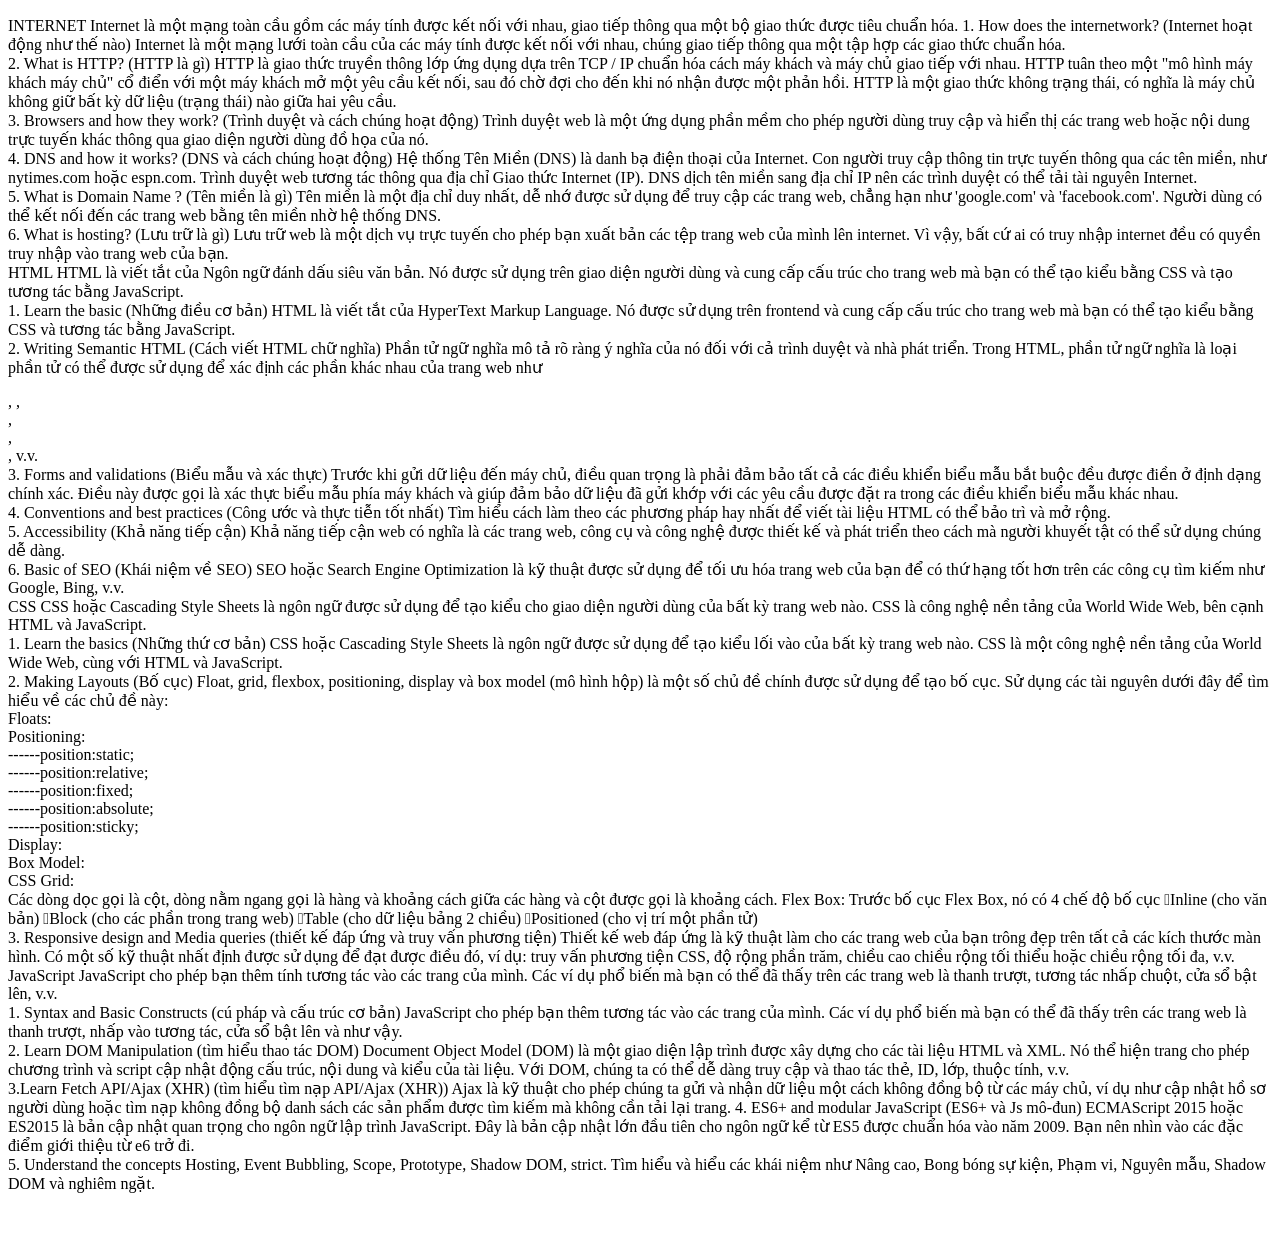
<file: index.html>
<!DOCTYPE html>
<html>
    <head>

    </head>
    <body>
        <p>
                INTERNET
                Internet là một mạng toàn cầu gồm các máy tính được kết nối với nhau, giao tiếp thông qua một bộ giao thức được tiêu chuẩn hóa.

                1. How does the internetwork? (Internet hoạt động như thế nào)
                Internet là một mạng lưới toàn cầu của các máy tính được kết nối với nhau, chúng giao tiếp thông qua một tập hợp các giao thức chuẩn hóa.
                <br>
                2. What is HTTP? (HTTP là gì)
                HTTP là giao thức truyền thông lớp ứng dụng dựa trên TCP / IP chuẩn hóa cách máy khách và máy chủ giao tiếp với nhau. HTTP tuân theo một "mô hình máy khách máy chủ" cổ điển với một máy khách mở một yêu cầu kết nối, sau đó chờ đợi cho đến khi nó nhận được một phản hồi. HTTP là một giao thức không trạng thái, có nghĩa là máy chủ không giữ bất kỳ dữ liệu (trạng thái) nào giữa hai yêu cầu.
                <br>
                3. Browsers and how they work? (Trình duyệt và cách chúng hoạt động)
                Trình duyệt web là một ứng dụng phần mềm cho phép người dùng truy cập và hiển thị các trang web hoặc nội dung trực tuyến khác thông qua giao diện người dùng đồ họa của nó.
                <br>
                4. DNS and how it works? (DNS và cách chúng hoạt động)
                Hệ thống Tên Miền (DNS) là danh bạ điện thoại của Internet. Con người truy cập thông tin trực tuyến thông qua các tên miền, như nytimes.com hoặc espn.com. Trình duyệt web tương tác thông qua địa chỉ Giao thức Internet (IP). DNS dịch tên miền sang địa chỉ IP nên các trình duyệt có thể tải tài nguyên Internet.
                <br>
                5. What is Domain Name ? (Tên miền là gì)
                Tên miền là một địa chỉ duy nhất, dễ nhớ được sử dụng để truy cập các trang web, chẳng hạn như 'google.com' và 'facebook.com'. Người dùng có thể kết nối đến các trang web bằng tên miền nhờ hệ thống DNS.
                <br>
                6. What is hosting? (Lưu trữ là gì)
                Lưu trữ web là một dịch vụ trực tuyến cho phép bạn xuất bản các tệp trang web của mình lên internet. Vì vậy, bất cứ ai có truy nhập internet đều có quyền truy nhập vào trang web của bạn.

                <br>

                HTML
                HTML là viết tắt của Ngôn ngữ đánh dấu siêu văn bản. Nó được sử dụng trên giao diện người dùng và cung cấp cấu trúc cho trang web mà bạn có thể tạo kiểu bằng CSS và tạo tương tác bằng JavaScript.
                <br>
                1. Learn the basic (Những điều cơ bản)
                HTML là viết tắt của HyperText Markup Language. Nó được sử dụng trên frontend và cung cấp cấu trúc cho trang web mà bạn có thể tạo kiểu bằng CSS và tương tác bằng JavaScript.
                <br>
                2. Writing Semantic HTML (Cách viết HTML chữ nghĩa)
                Phần tử ngữ nghĩa mô tả rõ ràng ý nghĩa của nó đối với cả trình duyệt và nhà phát triển. Trong HTML, phần tử ngữ nghĩa là loại phần tử có thể được sử dụng để xác định các phần khác nhau của trang web như <form>, <table>, <article>, <header>, <footer>, v.v.
                <br>
                3. Forms and validations (Biểu mẫu và xác thực)
                Trước khi gửi dữ liệu đến máy chủ, điều quan trọng là phải đảm bảo tất cả các điều khiển biểu mẫu bắt buộc đều được điền ở định dạng chính xác. Điều này được gọi là xác thực biểu mẫu phía máy khách và giúp đảm bảo dữ liệu đã gửi khớp với các yêu cầu được đặt ra trong các điều khiển biểu mẫu khác nhau.
                <br>
                4. Conventions and best practices (Công ước và thực tiễn tốt nhất)
                Tìm hiểu cách làm theo các phương pháp hay nhất để viết tài liệu HTML có thể bảo trì và mở rộng.
                <br>
                5. Accessibility (Khả năng tiếp cận)
                Khả năng tiếp cận web có nghĩa là các trang web, công cụ và công nghệ được thiết kế và phát triển theo cách mà người khuyết tật có thể sử dụng chúng dễ dàng.
                <br>
                6. Basic of SEO (Khái niệm về SEO)
                SEO hoặc Search Engine Optimization là kỹ thuật được sử dụng để tối ưu hóa trang web của bạn để có thứ hạng tốt hơn trên các công cụ tìm kiếm như Google, Bing, v.v.

                <br>

                CSS
                CSS hoặc Cascading Style Sheets là ngôn ngữ được sử dụng để tạo kiểu cho giao diện người dùng của bất kỳ trang web nào. CSS là công nghệ nền tảng của World Wide Web, bên cạnh HTML và JavaScript.
                <br>
                1. Learn the basics (Những thứ cơ bản)
                CSS hoặc Cascading Style Sheets là ngôn ngữ được sử dụng để tạo kiểu lối vào của bất kỳ trang web nào. CSS là một công nghệ nền tảng của World Wide Web, cùng với HTML và JavaScript.
                <br>
                2. Making Layouts (Bố cục)
                Float, grid, flexbox, positioning, display và box model (mô hình hộp) là một số chủ đề chính được sử dụng để tạo bố cục. Sử dụng các tài nguyên dưới đây để tìm hiểu về các chủ đề này:

                <br>
                Floats:
                <br>
                Positioning:
                <br>     
                ------position:static;
                <br> 
                ------position:relative;
                <br>
                ------position:fixed;
                <br>
                ------position:absolute;
                <br> 
                ------position:sticky;
                <br>
                Display: 
                <br>
                Box Model:

                <br>
                CSS Grid:

                <br>
                Các dòng dọc gọi là cột, dòng nằm ngang gọi là hàng và khoảng cách giữa các hàng và cột được gọi là khoảng cách.
                Flex Box:
                Trước bố cục Flex Box, nó có 4 chế độ bố cục
                Inline (cho văn bản)
                Block (cho các phần trong trang web)
                Table (cho dữ liệu bảng 2 chiều)
                Positioned (cho vị trí một phần tử)
                <br>

                3. Responsive design and Media queries (thiết kế đáp ứng và truy vấn phương tiện)
                Thiết kế web đáp ứng là kỹ thuật làm cho các trang web của bạn trông đẹp trên tất cả các kích thước màn hình. Có một số kỹ thuật nhất định được sử dụng để đạt được điều đó, ví dụ: truy vấn phương tiện CSS, độ rộng phần trăm, chiều cao chiều rộng tối thiểu hoặc chiều rộng tối đa, v.v.
                <br>


                JavaScript
                JavaScript cho phép bạn thêm tính tương tác vào các trang của mình. Các ví dụ phổ biến mà bạn có thể đã thấy trên các trang web là thanh trượt, tương tác nhấp chuột, cửa sổ bật lên, v.v.
                <br>
                1. Syntax and Basic Constructs (cú pháp và cấu trúc cơ bản)
                JavaScript cho phép bạn thêm tương tác vào các trang của mình. Các ví dụ phổ biến mà bạn có thể đã thấy trên các trang web là thanh trượt, nhấp vào tương tác, cửa sổ bật lên và như vậy.
                <br>
                2. Learn DOM Manipulation (tìm hiểu thao tác DOM)
                Document Object Model (DOM) là một giao diện lập trình được xây dựng cho các tài liệu HTML và XML. Nó thể hiện trang cho phép chương trình và script cập nhật động cấu trúc, nội dung và kiểu của tài liệu. Với DOM, chúng ta có thể dễ dàng truy cập và thao tác thẻ, ID, lớp, thuộc tính, v.v.
                <br>
                3.Learn Fetch API/Ajax (XHR) (tìm hiểu tìm nạp API/Ajax (XHR))
                Ajax là kỹ thuật cho phép chúng ta gửi và nhận dữ liệu một cách không đồng bộ từ các máy chủ, ví dụ như cập nhật hồ sơ người dùng hoặc tìm nạp không đồng bộ danh sách các sản phẩm được tìm kiếm mà không cần tải lại trang.
                4. ES6+ and modular JavaScript (ES6+ và Js mô-đun)
                ECMAScript 2015 hoặc ES2015 là bản cập nhật quan trọng cho ngôn ngữ lập trình JavaScript. Đây là bản cập nhật lớn đầu tiên cho ngôn ngữ kể từ ES5 được chuẩn hóa vào năm 2009. Bạn nên nhìn vào các đặc điểm giới thiệu từ e6 trở đi.
                <br>
                5. Understand the concepts Hosting, Event Bubbling, Scope, Prototype, Shadow DOM, strict.
                Tìm hiểu và hiểu các khái niệm như Nâng cao, Bong bóng sự kiện, Phạm vi, Nguyên mẫu, Shadow DOM và nghiêm ngặt.
        </p>
        <br>
        <diV>
            <P>
                
            </P>
        </diV>
    </body>
</html>
</file>
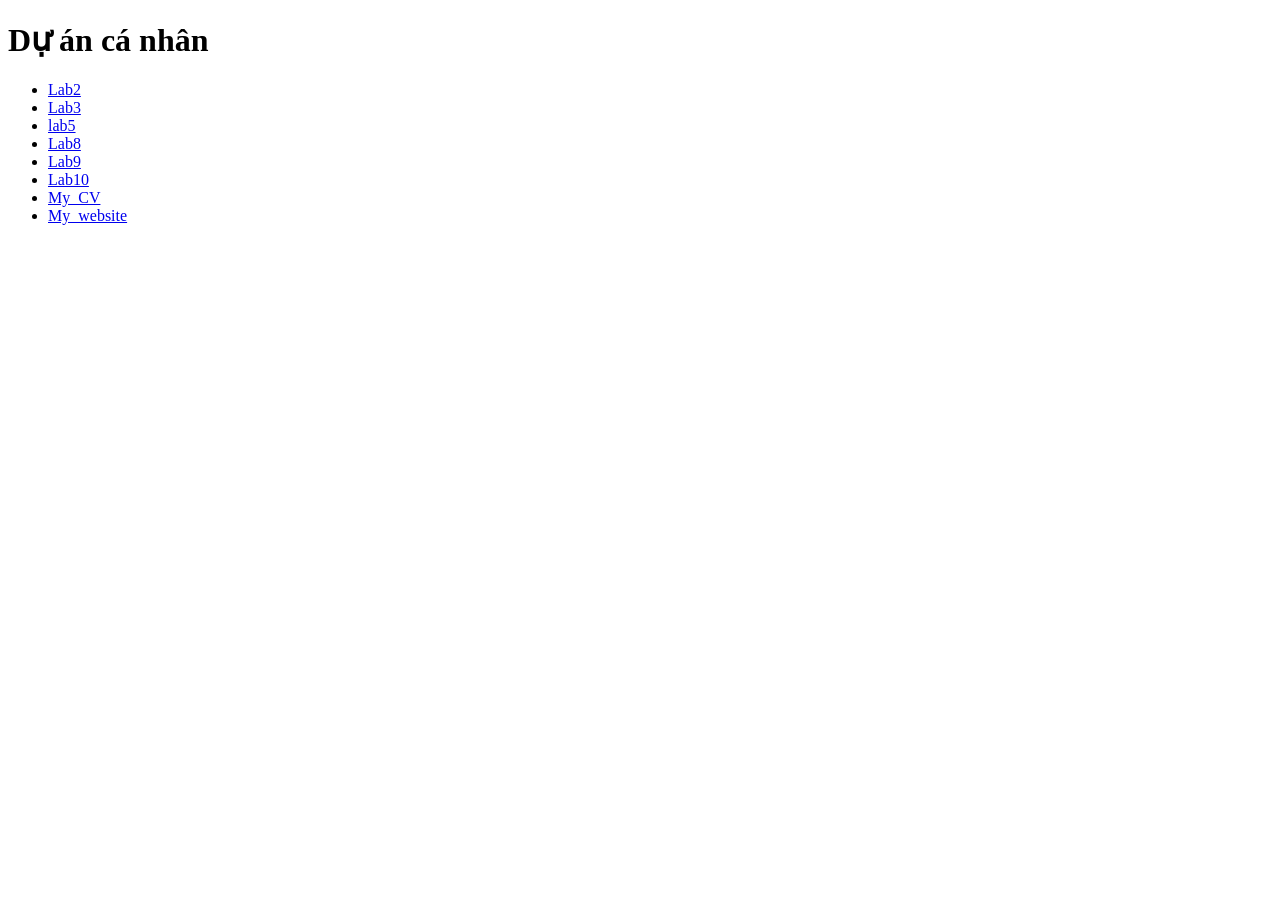
<file: all_project/index.html>
<!DOCTYPE html>
<html>
    <head></head>
    <body>
        <h1>Dự án cá nhân </h1>
        <ul>
            <li><a href="https://github.com/tandat85/tandat85.github.io/tree/main/Baitap2">Lab2</a></li>
            <li><a href="https://github.com/tandat85/tandat85.github.io/tree/main/Baitap3">Lab3</a></li>
            <li><a href="https://github.com/tandat85/tandat85.github.io/tree/main/BaiTap5">lab5</a></li>
            <li><a href="https://github.com/tandat85/tandat85.github.io/tree/main/BaiThucHanh8">Lab8</a></li>
            <li><a href="https://github.com/tandat85/tandat85.github.io/tree/main/baithuchanh9">Lab9</a></li>
            <li><a href="https://github.com/tandat85/tandat85.github.io/tree/main/baithuchanh10">Lab10</a></li>
            <li><a href="http://127.0.0.1:5500/index.html">My_CV</a></li>
            <li><a href="http://127.0.0.1:5500/">My_website</a></li>
        </ul>
    </body>
</html>
</file>
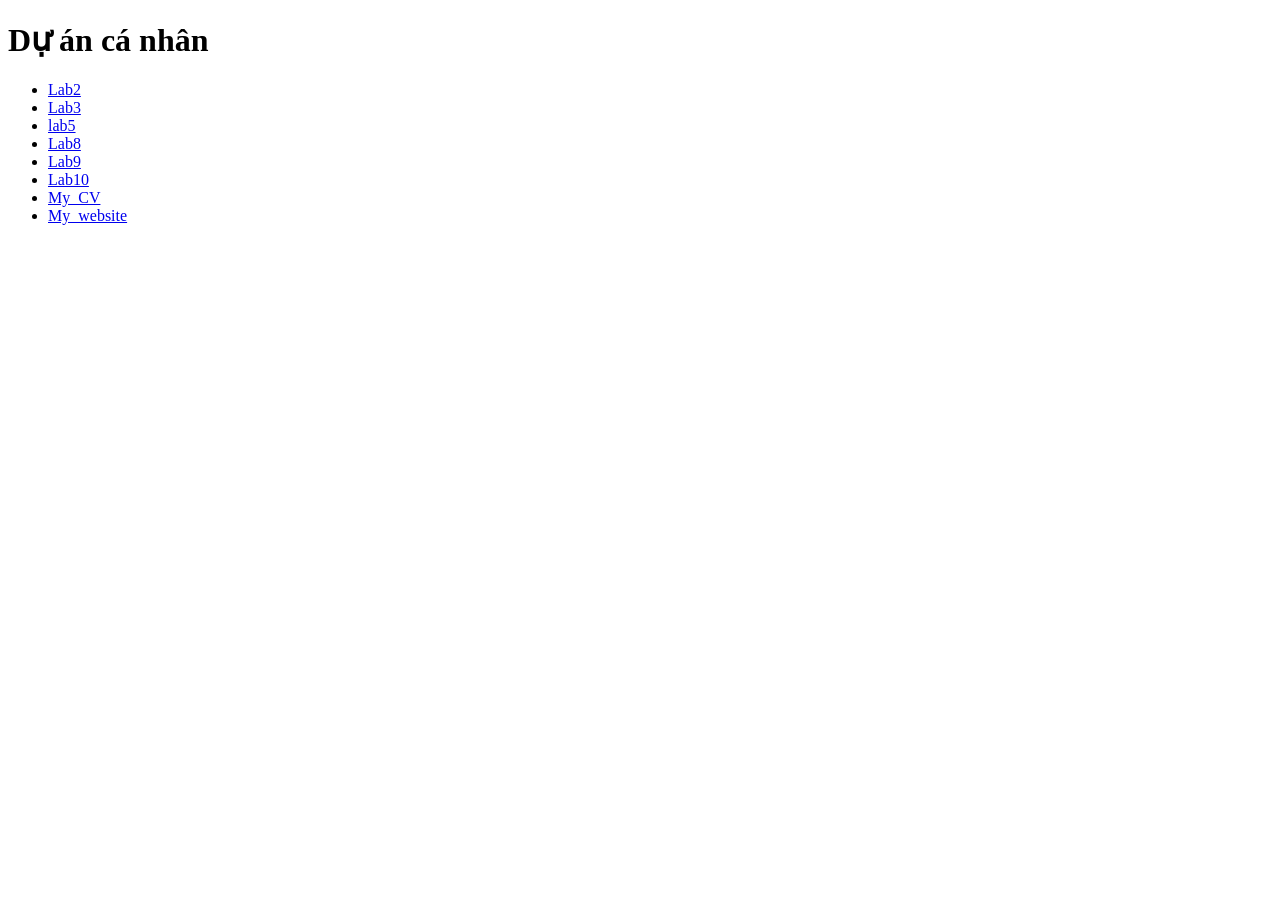
<file: hosting/index.html>
<!DOCTYPE html>
<html>
    <head></head>
    <body>
        <h1>Dự án cá nhân </h1>
        <ul>
            <li><a href="https://github.com/tandat85/tandat85.github.io/tree/main/Baitap2">Lab2</a></li>
            <li><a href="https://github.com/tandat85/tandat85.github.io/tree/main/Baitap3">Lab3</a></li>
            <li><a href="https://github.com/tandat85/tandat85.github.io/tree/main/BaiTap5">lab5</a></li>
            <li><a href="https://github.com/tandat85/tandat85.github.io/tree/main/BaiThucHanh8">Lab8</a></li>
            <li><a href="https://github.com/tandat85/tandat85.github.io/tree/main/baithuchanh9">Lab9</a></li>
            <li><a href="https://github.com/tandat85/tandat85.github.io/tree/main/baithuchanh10">Lab10</a></li>
            <li><a href="https://github.com/tandat85/tandat85.github.io/tree/main/my%20CV">My_CV</a></li>
            <li><a href="https://github.com/tandat85/tandat85.github.io/tree/main/MyWebsite">My_website</a></li>
        </ul>
    </body>
</html>
</file>
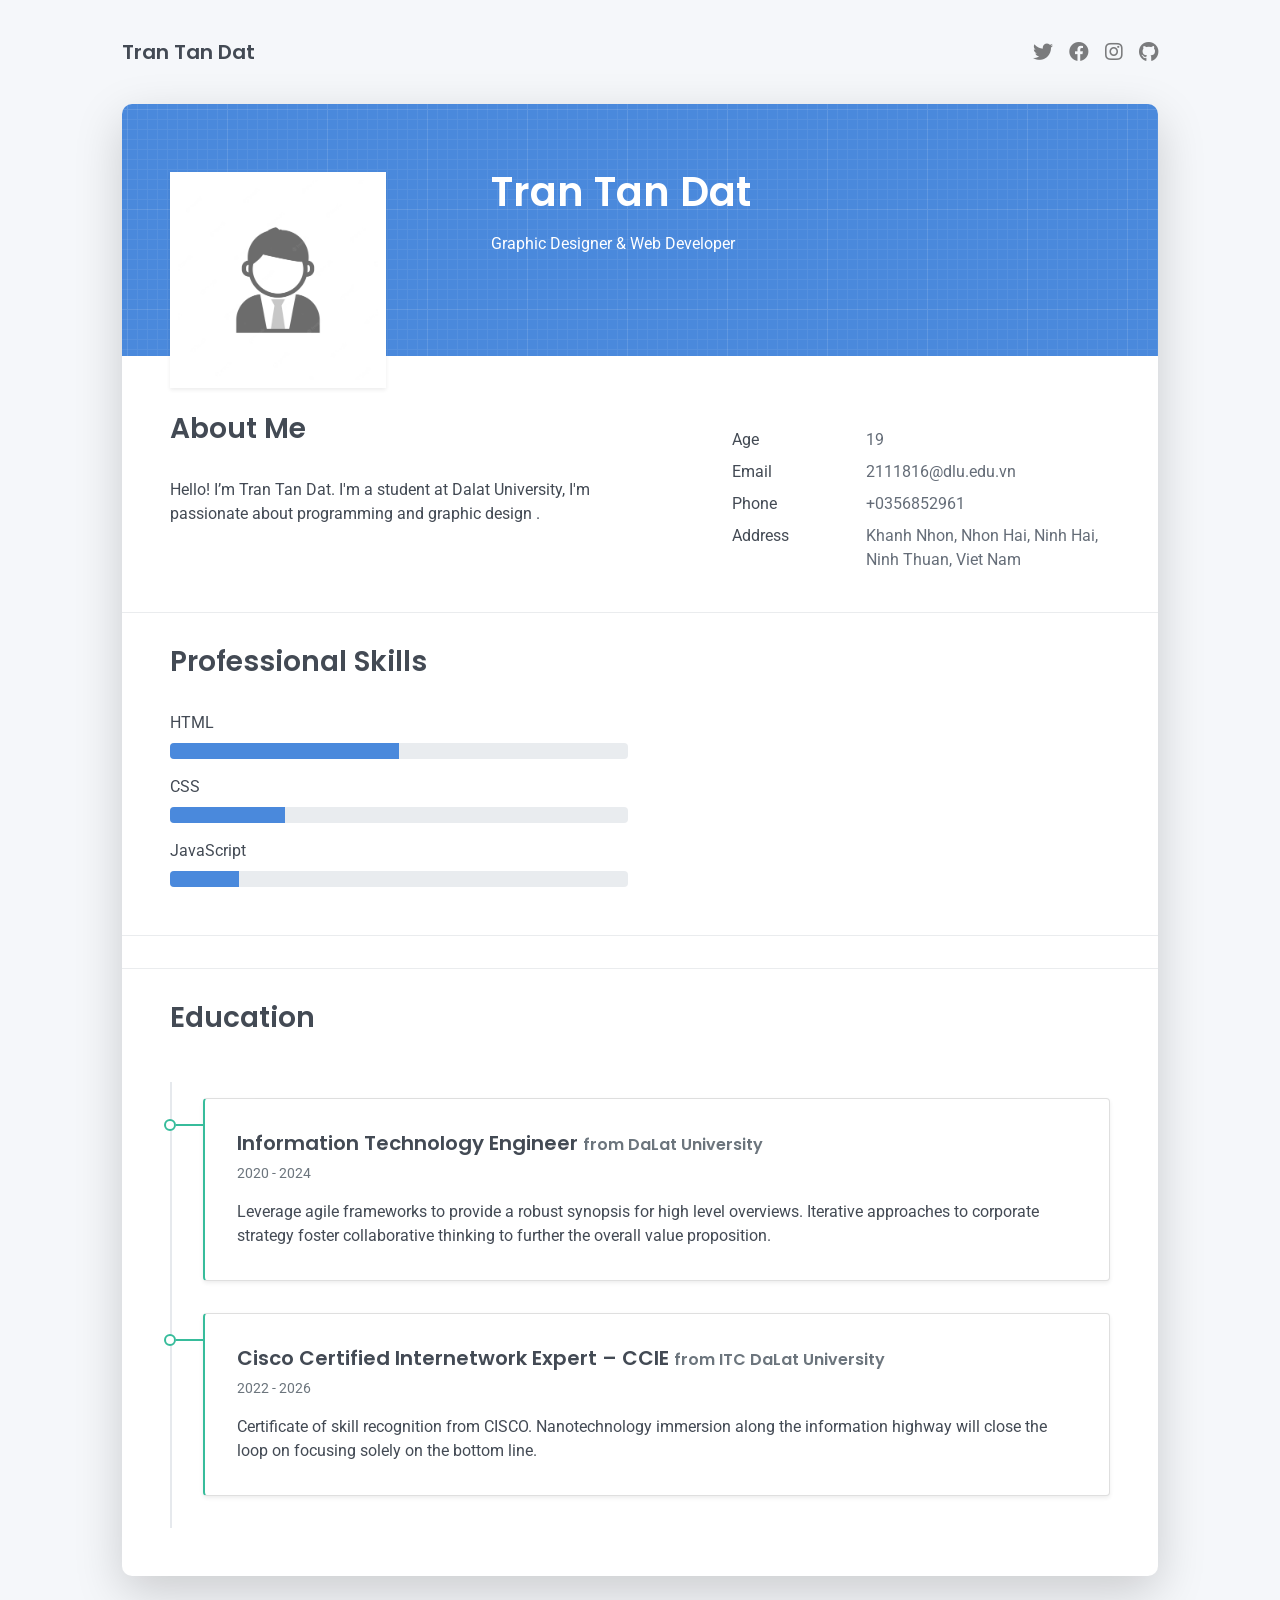
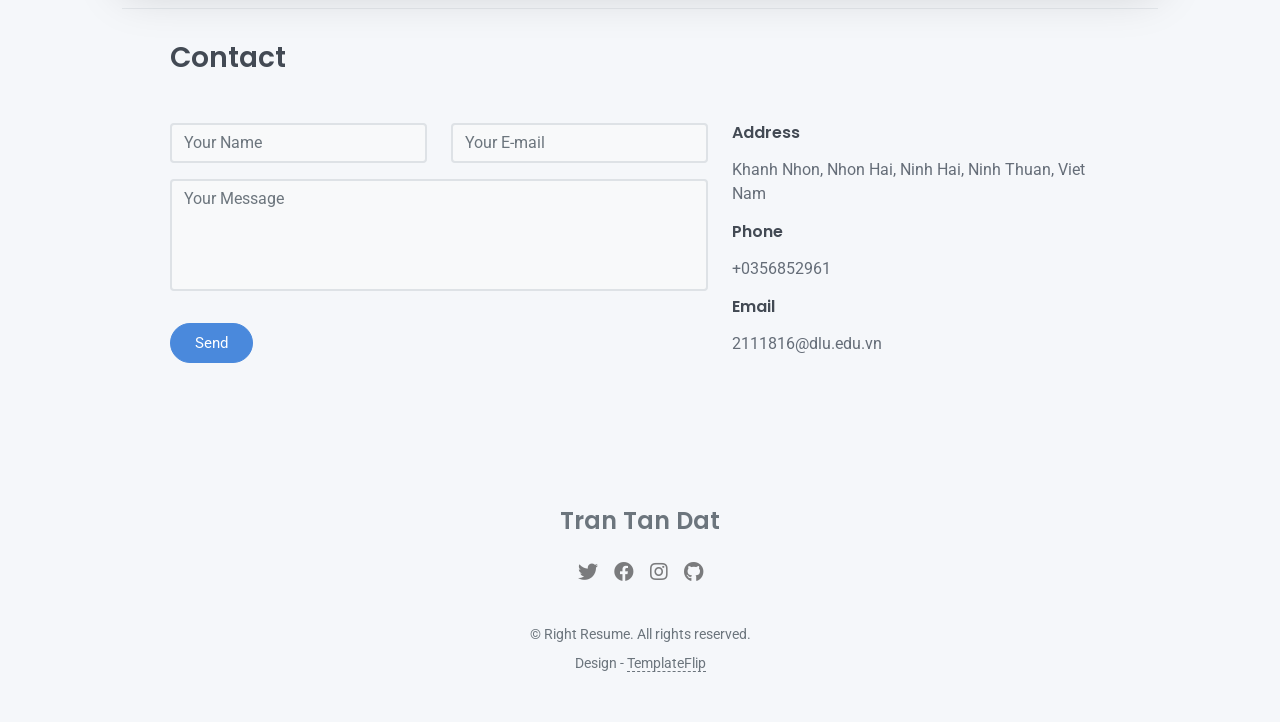
<file: my CV/index.html>
<!DOCTYPE html>
<html lang="en-US">
  <head>
    <meta charset="UTF-8">
    <meta http-equiv="X-UA-Compatible" content="IE=edge">
    <meta name="viewport" content="width=device-width, initial-scale=1">
    <title>Right Resume</title>
    <link rel="preconnect" href="https://fonts.gstatic.com" crossorigin="crossorigin"/>
    <link rel="preload" as="style" href="https://fonts.googleapis.com/css2?family=Poppins:wght@600&amp;family=Roboto:wght@300;400;500;700&amp;display=swap"/>
    <link rel="stylesheet" href="https://fonts.googleapis.com/css2?family=Poppins:wght@600&amp;family=Roboto:wght@300;400;500;700&amp;display=swap" media="print" onload="this.media='all'"/>
    <noscript>
      <link rel="stylesheet" href="https://fonts.googleapis.com/css2?family=Poppins:wght@600&amp;family=Roboto:wght@300;400;500;700&amp;display=swap"/>
    </noscript>
    <link href="css/font-awesome/css/all.min.css?ver=1.2.0" rel="stylesheet">
    <link href="css/bootstrap.min.css?ver=1.2.0" rel="stylesheet">
    <link href="css/aos.css?ver=1.2.0" rel="stylesheet">
    <link href="css/main.css?ver=1.2.0" rel="stylesheet">
    <noscript>
      <style type="text/css">
        [data-aos] {
            opacity: 1 !important;
            transform: translate(0) scale(1) !important;
        }
      </style>
    </noscript>
  </head>
  <body id="top">
    <header class="d-print-none">
      <div class="container text-center text-lg-left">
        <div class="py-3 clearfix">
          <h1 class="site-title mb-0">Tran Tan Dat</h1>
          <div class="site-nav">
            <nav role="navigation">
              <ul class="nav justify-content-center">
                <li class="nav-item"><a class="nav-link" href="https://twitter.com/templateflip" title="Twitter"><i class="fab fa-twitter"></i><span class="menu-title sr-only">Twitter</span></a>
                </li>
                <li class="nav-item"><a class="nav-link" href="https://www.facebook.com/templateflip" title="Facebook"><i class="fab fa-facebook"></i><span class="menu-title sr-only">Facebook</span></a>
                </li>
                <li class="nav-item"><a class="nav-link" href="https://www.instagram.com/templateflip" title="Instagram"><i class="fab fa-instagram"></i><span class="menu-title sr-only">Instagram</span></a>
                </li>
                <li class="nav-item"><a class="nav-link" href="https://github.com/templateflip" title="Github"><i class="fab fa-github"></i><span class="menu-title sr-only">Github</span></a>
                </li>
              </ul>
            </nav>
          </div>
        </div>
      </div>
    </header>
    <div class="page-content">
      <div class="container">
<div class="cover shadow-lg bg-white">
  <div class="cover-bg p-3 p-lg-4 text-white">
    <div class="row">
      <div class="col-lg-4 col-md-5">
        <div class="avatar hover-effect bg-white shadow-sm p-1"><img src="images/avatar.jpg" width="200" height="200"/></div>
      </div>
      <div class="col-lg-8 col-md-7 text-center text-md-start">
        <h2 class="h1 mt-2" data-aos="fade-left" data-aos-delay="0">Tran Tan Dat</h2>
        <p data-aos="fade-left" data-aos-delay="100">Graphic Designer & Web Developer</p>
      </div>
    </div>
  </div>
  <div class="about-section pt-4 px-3 px-lg-4 mt-1">
    <div class="row">
      <div class="col-md-6">
        <h2 class="h3 mb-3">About Me</h2>
        <p>Hello! I’m Tran Tan Dat. I'm a student at Dalat University, I'm passionate about programming and graphic design
          .</p>
      </div>
      <div class="col-md-5 offset-md-1">
        <div class="row mt-2">
          <div class="col-sm-4">
            <div class="pb-1">Age</div>
          </div>
          <div class="col-sm-8">
            <div class="pb-1 text-secondary">19</div>
          </div>
          <div class="col-sm-4">
            <div class="pb-1">Email</div>
          </div>
          <div class="col-sm-8">
            <div class="pb-1 text-secondary">2111816@dlu.edu.vn</div>
          </div>
          <div class="col-sm-4">
            <div class="pb-1">Phone</div>
          </div>
          <div class="col-sm-8">
            <div class="pb-1 text-secondary">+0356852961</div>
          </div>
          <div class="col-sm-4">
            <div class="pb-1">Address</div>
          </div>
          <div class="col-sm-8">
            <div class="pb-1 text-secondary">Khanh Nhon, Nhon Hai, Ninh Hai, Ninh  Thuan, Viet Nam</div>
          </div>
        </div>
      </div>
    </div>
  </div>
  <hr class="d-print-none"/>
  <div class="skills-section px-3 px-lg-4">
    <h2 class="h3 mb-3">Professional Skills</h2>
    <div class="row">
      <div class="col-md-6">
        <div class="mb-2"><span>HTML</span>
          <div class="progress my-1">
            <div class="progress-bar bg-primary" role="progressbar" data-aos="zoom-in-right" data-aos-delay="100" data-aos-anchor=".skills-section" style="width: 50%" aria-valuenow="90" aria-valuemin="0" aria-valuemax="100"></div>
          </div>
        </div>
        <div class="mb-2"><span>CSS</span>
          <div class="progress my-1">
            <div class="progress-bar bg-primary" role="progressbar" data-aos="zoom-in-right" data-aos-delay="200" data-aos-anchor=".skills-section" style="width: 25%" aria-valuenow="85" aria-valuemin="0" aria-valuemax="100"></div>
          </div>
        </div>
        <div class="mb-2"><span>JavaScript</span>
          <div class="progress my-1">
            <div class="progress-bar bg-primary" role="progressbar" data-aos="zoom-in-right" data-aos-delay="300" data-aos-anchor=".skills-section" style="width: 15%" aria-valuenow="75" aria-valuemin="0" aria-valuemax="100"></div>
          </div>
        </div>
      </div>
    </div>
  </div>
  <hr class="d-print-none"/>
  <hr class="d-print-none"/>
  <div class="page-break"></div>
  <div class="education-section px-3 px-lg-4 pb-4">
    <h2 class="h3 mb-4">Education</h2>
    <div class="timeline">
      <div class="timeline-card timeline-card-success card shadow-sm">
        <div class="card-body">
          <div class="h5 mb-1">Information Technology Engineer <span class="text-muted h6">from DaLat University</span></div>
          <div class="text-muted text-small mb-2">2020 - 2024</div>
          <div>Leverage agile frameworks to provide a robust synopsis for high level overviews. Iterative approaches to corporate strategy foster collaborative thinking to further the overall value proposition.</div>
        </div>
      </div>
      <div class="timeline-card timeline-card-success card shadow-sm">
        <div class="card-body">
          <div class="h5 mb-1">Cisco Certified Internetwork Expert – CCIE <span class="text-muted h6">from ITC DaLat University</span></div>
          <div class="text-muted text-small mb-2">2022 - 2026</div>
          <div>Certificate of skill recognition from CISCO. Nanotechnology immersion along the information highway will close the loop on focusing solely on the bottom line.</div>
        </div>
      </div>
      </div>
    </div>
  </div>
  <hr class="d-print-none"/>
  <div class="contant-section px-3 px-lg-4 pb-4" id="contact">
    <h2 class="h3 text mb-3">Contact</h2>
    <div class="row">
      <div class="col-md-7 d-print-none">
        <div class="my-2"><form action="https://formspree.io/your@email.com"
    method="POST">
  <div class="row">
    <div class="col-6">
      <input class="form-control" type="text" id="name" name="name" placeholder="Your Name" required>
    </div>
    <div class="col-6">
      <input class="form-control" type="email" id="email" name="_replyto" placeholder="Your E-mail" required>
    </div>
  </div>
  <div class="form-group my-2">
    <textarea class="form-control" style="resize: none;" id="message" name="message" rows="4"  placeholder="Your Message" required></textarea>
  </div>
  <button class="btn btn-primary mt-2" type="submit">Send</button>
</form>
        </div>
      </div>
      <div class="col">
        <div class="mt-2">
          <h3 class="h6">Address</h3>
          <div class="pb-2 text-secondary">Khanh Nhon, Nhon Hai, Ninh Hai, Ninh Thuan, Viet Nam </div>
          <h3 class="h6">Phone</h3>
          <div class="pb-2 text-secondary">+0356852961</div>
          <h3 class="h6">Email</h3>
          <div class="pb-2 text-secondary">2111816@dlu.edu.vn</div>
        </div>
      </div>
      <div class="col d-none d-print-block">
        <div class="mt-2">
          <div>
            <div class="mb-2">
              <div class="text-dark"><i class="fab fa-twitter mr-1"></i><span>https://twitter.com/templateflip</span>
              </div>
            </div>
            <div class="mb-2">
              <div class="text-dark"><i class="fab fa-facebook mr-1"></i><span>https://www.facebook.com/templateflip</span>
              </div>
            </div>
            <div class="mb-2">
              <div class="text-dark"><i class="fab fa-instagram mr-1"></i><span>https://www.instagram.com/templateflip</span>
              </div>
            </div>
            <div class="mb-2">
              <div class="text-dark"><i class="fab fa-github mr-1"></i><span>https://github.com/templateflip</span>
              </div>
            </div>
          </div>
        </div>
      </div>
    </div>
  </div>
</div></div>
    </div>
    <footer class="pt-4 pb-4 text-muted text-center d-print-none">
      <div class="container">
        <div class="my-3">
          <div class="h4">Tran Tan Dat</div>
          <div class="footer-nav">
            <nav role="navigation">
              <ul class="nav justify-content-center">
                <li class="nav-item"><a class="nav-link" href="https://twitter.com/templateflip" title="Twitter"><i class="fab fa-twitter"></i><span class="menu-title sr-only">Twitter</span></a>
                </li>
                <li class="nav-item"><a class="nav-link" href="https://www.facebook.com/templateflip" title="Facebook"><i class="fab fa-facebook"></i><span class="menu-title sr-only">Facebook</span></a>
                </li>
                <li class="nav-item"><a class="nav-link" href="https://www.instagram.com/templateflip" title="Instagram"><i class="fab fa-instagram"></i><span class="menu-title sr-only">Instagram</span></a>
                </li>
                <li class="nav-item"><a class="nav-link" href="https://github.com/templateflip" title="Github"><i class="fab fa-github"></i><span class="menu-title sr-only">Github</span></a>
                </li>
              </ul>
            </nav>
          </div>
        </div>
        <div class="text-small">
          <div class="mb-1">&copy; Right Resume. All rights reserved.</div>
          <div>Design - <a href="https://templateflip.com/" target="_blank">TemplateFlip</a></div>
        </div>
      </div>
    </footer>
    <script src="scripts/bootstrap.bundle.min.js?ver=1.2.0"></script>
    <script src="scripts/aos.js?ver=1.2.0"></script>
    <script src="scripts/main.js?ver=1.2.0"></script>
  </body>
</html>
</file>
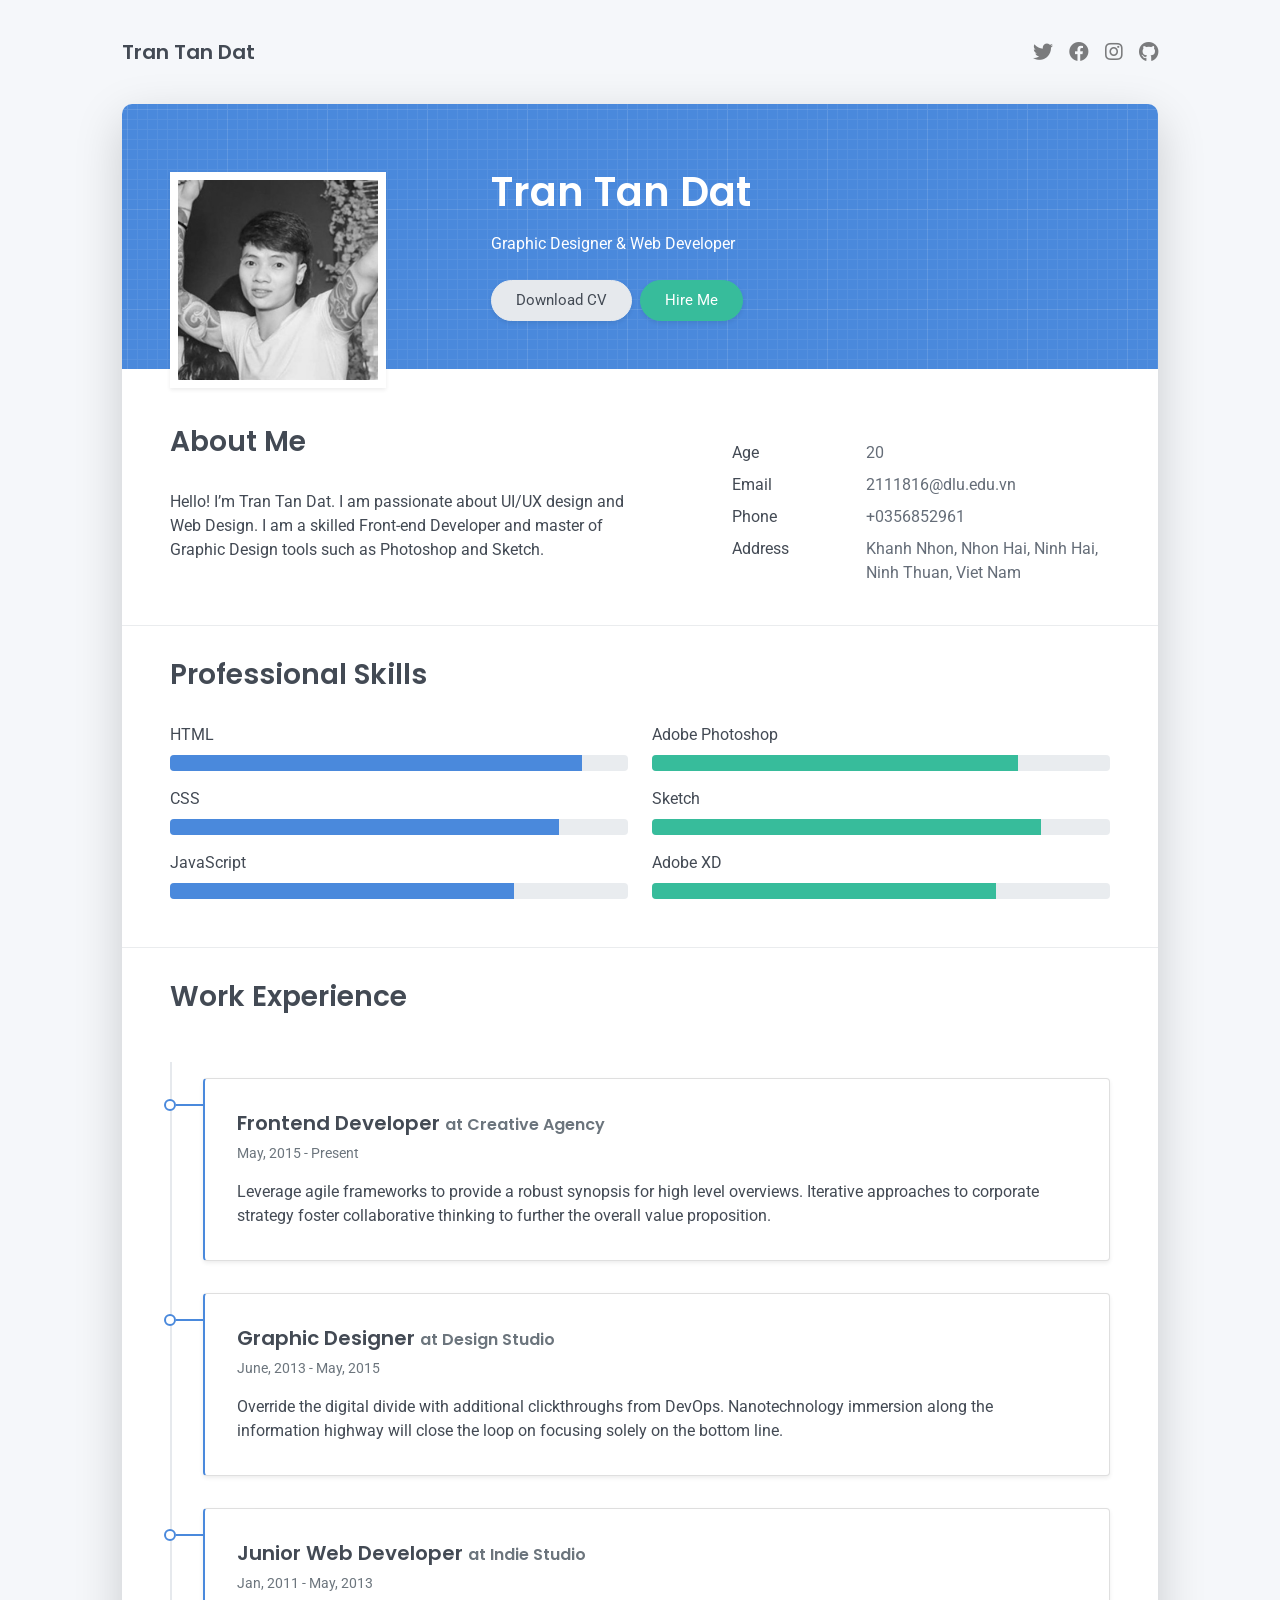
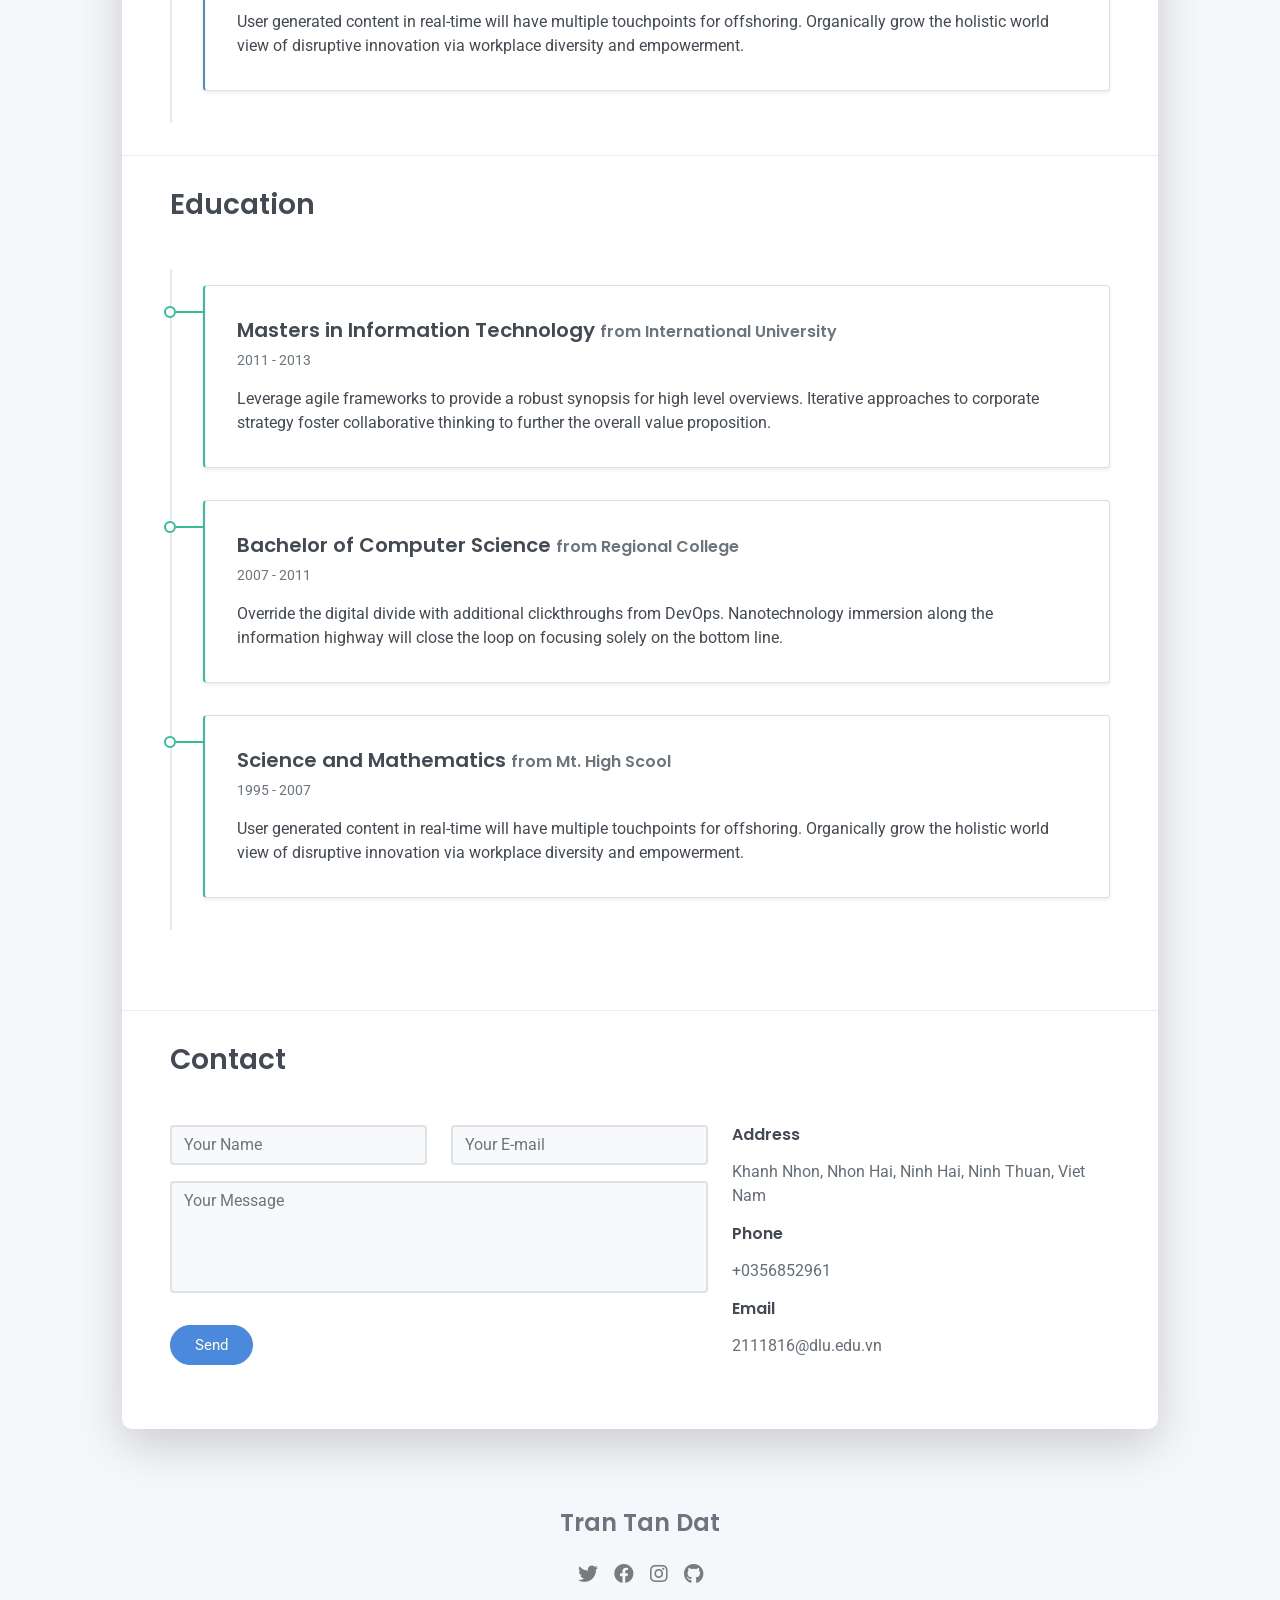
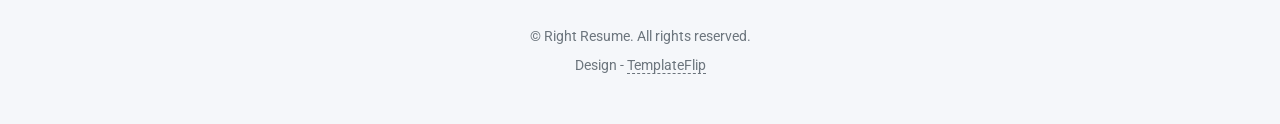
<file: right-resume_free_1-2-0/index.html>
<!DOCTYPE html>
<html lang="en-US">
  <head>
    <meta charset="UTF-8">
    <meta http-equiv="X-UA-Compatible" content="IE=edge">
    <meta name="viewport" content="width=device-width, initial-scale=1">
    <title>Right Resume</title>
    <link rel="preconnect" href="https://fonts.gstatic.com" crossorigin="crossorigin"/>
    <link rel="preload" as="style" href="https://fonts.googleapis.com/css2?family=Poppins:wght@600&amp;family=Roboto:wght@300;400;500;700&amp;display=swap"/>
    <link rel="stylesheet" href="https://fonts.googleapis.com/css2?family=Poppins:wght@600&amp;family=Roboto:wght@300;400;500;700&amp;display=swap" media="print" onload="this.media='all'"/>
    <noscript>
      <link rel="stylesheet" href="https://fonts.googleapis.com/css2?family=Poppins:wght@600&amp;family=Roboto:wght@300;400;500;700&amp;display=swap"/>
    </noscript>
    <link href="css/font-awesome/css/all.min.css?ver=1.2.0" rel="stylesheet">
    <link href="css/bootstrap.min.css?ver=1.2.0" rel="stylesheet">
    <link href="css/aos.css?ver=1.2.0" rel="stylesheet">
    <link href="css/main.css?ver=1.2.0" rel="stylesheet">
    <noscript>
      <style type="text/css">
        [data-aos] {
            opacity: 1 !important;
            transform: translate(0) scale(1) !important;
        }
      </style>
    </noscript>
  </head>
  <body id="top">
    <header class="d-print-none">
      <div class="container text-center text-lg-left">
        <div class="py-3 clearfix">
          <h1 class="site-title mb-0">Tran Tan Dat</h1>
          <div class="site-nav">
            <nav role="navigation">
              <ul class="nav justify-content-center">
                <li class="nav-item"><a class="nav-link" href="https://twitter.com/templateflip" title="Twitter"><i class="fab fa-twitter"></i><span class="menu-title sr-only">Twitter</span></a>
                </li>
                <li class="nav-item"><a class="nav-link" href="https://www.facebook.com/templateflip" title="Facebook"><i class="fab fa-facebook"></i><span class="menu-title sr-only">Facebook</span></a>
                </li>
                <li class="nav-item"><a class="nav-link" href="https://www.instagram.com/templateflip" title="Instagram"><i class="fab fa-instagram"></i><span class="menu-title sr-only">Instagram</span></a>
                </li>
                <li class="nav-item"><a class="nav-link" href="https://github.com/templateflip" title="Github"><i class="fab fa-github"></i><span class="menu-title sr-only">Github</span></a>
                </li>
              </ul>
            </nav>
          </div>
        </div>
      </div>
    </header>
    <div class="page-content">
      <div class="container">
<div class="cover shadow-lg bg-white">
  <div class="cover-bg p-3 p-lg-4 text-white">
    <div class="row">
      <div class="col-lg-4 col-md-5">
        <div class="avatar hover-effect bg-white shadow-sm p-1"><img src="images/avatar.jpg" width="200" height="200"/></div>
      </div>
      <div class="col-lg-8 col-md-7 text-center text-md-start">
        <h2 class="h1 mt-2" data-aos="fade-left" data-aos-delay="0">Tran Tan Dat</h2>
        <p data-aos="fade-left" data-aos-delay="100">Graphic Designer & Web Developer</p>
        <div class="d-print-none" data-aos="fade-left" data-aos-delay="200"><a class="btn btn-light text-dark shadow-sm mt-1 me-1" href="right-resume.pdf" target="_blank">Download CV</a><a class="btn btn-success shadow-sm mt-1" href="#contact">Hire Me</a></div>
      </div>
    </div>
  </div>
  <div class="about-section pt-4 px-3 px-lg-4 mt-1">
    <div class="row">
      <div class="col-md-6">
        <h2 class="h3 mb-3">About Me</h2>
        <p>Hello! I’m Tran Tan Dat. I am passionate about UI/UX design and Web Design. I am a skilled Front-end Developer and master of Graphic Design tools such as Photoshop and Sketch.</p>
      </div>
      <div class="col-md-5 offset-md-1">
        <div class="row mt-2">
          <div class="col-sm-4">
            <div class="pb-1">Age</div>
          </div>
          <div class="col-sm-8">
            <div class="pb-1 text-secondary">20</div>
          </div>
          <div class="col-sm-4">
            <div class="pb-1">Email</div>
          </div>
          <div class="col-sm-8">
            <div class="pb-1 text-secondary">2111816@dlu.edu.vn</div>
          </div>
          <div class="col-sm-4">
            <div class="pb-1">Phone</div>
          </div>
          <div class="col-sm-8">
            <div class="pb-1 text-secondary">+0356852961</div>
          </div>
          <div class="col-sm-4">
            <div class="pb-1">Address</div>
          </div>
          <div class="col-sm-8">
            <div class="pb-1 text-secondary">Khanh Nhon, Nhon Hai, Ninh Hai, Ninh  Thuan, Viet Nam</div>
          </div>
        </div>
      </div>
    </div>
  </div>
  <hr class="d-print-none"/>
  <div class="skills-section px-3 px-lg-4">
    <h2 class="h3 mb-3">Professional Skills</h2>
    <div class="row">
      <div class="col-md-6">
        <div class="mb-2"><span>HTML</span>
          <div class="progress my-1">
            <div class="progress-bar bg-primary" role="progressbar" data-aos="zoom-in-right" data-aos-delay="100" data-aos-anchor=".skills-section" style="width: 90%" aria-valuenow="90" aria-valuemin="0" aria-valuemax="100"></div>
          </div>
        </div>
        <div class="mb-2"><span>CSS</span>
          <div class="progress my-1">
            <div class="progress-bar bg-primary" role="progressbar" data-aos="zoom-in-right" data-aos-delay="200" data-aos-anchor=".skills-section" style="width: 85%" aria-valuenow="85" aria-valuemin="0" aria-valuemax="100"></div>
          </div>
        </div>
        <div class="mb-2"><span>JavaScript</span>
          <div class="progress my-1">
            <div class="progress-bar bg-primary" role="progressbar" data-aos="zoom-in-right" data-aos-delay="300" data-aos-anchor=".skills-section" style="width: 75%" aria-valuenow="75" aria-valuemin="0" aria-valuemax="100"></div>
          </div>
        </div>
      </div>
      <div class="col-md-6">
        <div class="mb-2"><span>Adobe Photoshop</span>
          <div class="progress my-1">
            <div class="progress-bar bg-success" role="progressbar" data-aos="zoom-in-right" data-aos-delay="400" data-aos-anchor=".skills-section" style="width: 80%" aria-valuenow="90" aria-valuemin="0" aria-valuemax="100"></div>
          </div>
        </div>
        <div class="mb-2"><span>Sketch</span>
          <div class="progress my-1">
            <div class="progress-bar bg-success" role="progressbar" data-aos="zoom-in-right" data-aos-delay="500" data-aos-anchor=".skills-section" style="width: 85%" aria-valuenow="85" aria-valuemin="0" aria-valuemax="100"></div>
          </div>
        </div>
        <div class="mb-2"><span>Adobe XD</span>
          <div class="progress my-1">
            <div class="progress-bar bg-success" role="progressbar" data-aos="zoom-in-right" data-aos-delay="600" data-aos-anchor=".skills-section" style="width: 75%" aria-valuenow="75" aria-valuemin="0" aria-valuemax="100"></div>
          </div>
        </div>
      </div>
    </div>
  </div>
  <hr class="d-print-none"/>
  <div class="work-experience-section px-3 px-lg-4">
    <h2 class="h3 mb-4">Work Experience</h2>
    <div class="timeline">
      <div class="timeline-card timeline-card-primary card shadow-sm">
        <div class="card-body">
          <div class="h5 mb-1">Frontend Developer <span class="text-muted h6">at Creative Agency</span></div>
          <div class="text-muted text-small mb-2">May, 2015 - Present</div>
          <div>Leverage agile frameworks to provide a robust synopsis for high level overviews. Iterative approaches to corporate strategy foster collaborative thinking to further the overall value proposition.</div>
        </div>
      </div>
      <div class="timeline-card timeline-card-primary card shadow-sm">
        <div class="card-body">
          <div class="h5 mb-1">Graphic Designer <span class="text-muted h6">at Design Studio</span></div>
          <div class="text-muted text-small mb-2">June, 2013 - May, 2015</div>
          <div>Override the digital divide with additional clickthroughs from DevOps. Nanotechnology immersion along the information highway will close the loop on focusing solely on the bottom line.</div>
        </div>
      </div>
      <div class="timeline-card timeline-card-primary card shadow-sm">
        <div class="card-body">
          <div class="h5 mb-1">Junior Web Developer <span class="text-muted h6">at Indie Studio</span></div>
          <div class="text-muted text-small mb-2">Jan, 2011 - May, 2013</div>
          <div>User generated content in real-time will have multiple touchpoints for offshoring. Organically grow the holistic world view of disruptive innovation via workplace diversity and empowerment.</div>
        </div>
      </div>
    </div>
  </div>
  <hr class="d-print-none"/>
  <div class="page-break"></div>
  <div class="education-section px-3 px-lg-4 pb-4">
    <h2 class="h3 mb-4">Education</h2>
    <div class="timeline">
      <div class="timeline-card timeline-card-success card shadow-sm">
        <div class="card-body">
          <div class="h5 mb-1">Masters in Information Technology <span class="text-muted h6">from International University</span></div>
          <div class="text-muted text-small mb-2">2011 - 2013</div>
          <div>Leverage agile frameworks to provide a robust synopsis for high level overviews. Iterative approaches to corporate strategy foster collaborative thinking to further the overall value proposition.</div>
        </div>
      </div>
      <div class="timeline-card timeline-card-success card shadow-sm">
        <div class="card-body">
          <div class="h5 mb-1">Bachelor of Computer Science <span class="text-muted h6">from Regional College</span></div>
          <div class="text-muted text-small mb-2">2007 - 2011</div>
          <div>Override the digital divide with additional clickthroughs from DevOps. Nanotechnology immersion along the information highway will close the loop on focusing solely on the bottom line.</div>
        </div>
      </div>
      <div class="timeline-card timeline-card-success card shadow-sm">
        <div class="card-body">
          <div class="h5 mb-1">Science and Mathematics <span class="text-muted h6">from Mt. High Scool</span></div>
          <div class="text-muted text-small mb-2">1995 - 2007</div>
          <div>User generated content in real-time will have multiple touchpoints for offshoring. Organically grow the holistic world view of disruptive innovation via workplace diversity and empowerment.</div>
        </div>
      </div>
    </div>
  </div>
  <hr class="d-print-none"/>
  <div class="contant-section px-3 px-lg-4 pb-4" id="contact">
    <h2 class="h3 text mb-3">Contact</h2>
    <div class="row">
      <div class="col-md-7 d-print-none">
        <div class="my-2"><form action="https://formspree.io/your@email.com"
    method="POST">
  <div class="row">
    <div class="col-6">
      <input class="form-control" type="text" id="name" name="name" placeholder="Your Name" required>
    </div>
    <div class="col-6">
      <input class="form-control" type="email" id="email" name="_replyto" placeholder="Your E-mail" required>
    </div>
  </div>
  <div class="form-group my-2">
    <textarea class="form-control" style="resize: none;" id="message" name="message" rows="4"  placeholder="Your Message" required></textarea>
  </div>
  <button class="btn btn-primary mt-2" type="submit">Send</button>
</form>
        </div>
      </div>
      <div class="col">
        <div class="mt-2">
          <h3 class="h6">Address</h3>
          <div class="pb-2 text-secondary">Khanh Nhon, Nhon Hai, Ninh Hai, Ninh Thuan, Viet Nam </div>
          <h3 class="h6">Phone</h3>
          <div class="pb-2 text-secondary">+0356852961</div>
          <h3 class="h6">Email</h3>
          <div class="pb-2 text-secondary">2111816@dlu.edu.vn</div>
        </div>
      </div>
      <div class="col d-none d-print-block">
        <div class="mt-2">
          <div>
            <div class="mb-2">
              <div class="text-dark"><i class="fab fa-twitter mr-1"></i><span>https://twitter.com/templateflip</span>
              </div>
            </div>
            <div class="mb-2">
              <div class="text-dark"><i class="fab fa-facebook mr-1"></i><span>https://www.facebook.com/templateflip</span>
              </div>
            </div>
            <div class="mb-2">
              <div class="text-dark"><i class="fab fa-instagram mr-1"></i><span>https://www.instagram.com/templateflip</span>
              </div>
            </div>
            <div class="mb-2">
              <div class="text-dark"><i class="fab fa-github mr-1"></i><span>https://github.com/templateflip</span>
              </div>
            </div>
          </div>
        </div>
      </div>
    </div>
  </div>
</div></div>
    </div>
    <footer class="pt-4 pb-4 text-muted text-center d-print-none">
      <div class="container">
        <div class="my-3">
          <div class="h4">Tran Tan Dat</div>
          <div class="footer-nav">
            <nav role="navigation">
              <ul class="nav justify-content-center">
                <li class="nav-item"><a class="nav-link" href="https://twitter.com/templateflip" title="Twitter"><i class="fab fa-twitter"></i><span class="menu-title sr-only">Twitter</span></a>
                </li>
                <li class="nav-item"><a class="nav-link" href="https://www.facebook.com/templateflip" title="Facebook"><i class="fab fa-facebook"></i><span class="menu-title sr-only">Facebook</span></a>
                </li>
                <li class="nav-item"><a class="nav-link" href="https://www.instagram.com/templateflip" title="Instagram"><i class="fab fa-instagram"></i><span class="menu-title sr-only">Instagram</span></a>
                </li>
                <li class="nav-item"><a class="nav-link" href="https://github.com/templateflip" title="Github"><i class="fab fa-github"></i><span class="menu-title sr-only">Github</span></a>
                </li>
              </ul>
            </nav>
          </div>
        </div>
        <div class="text-small">
          <div class="mb-1">&copy; Right Resume. All rights reserved.</div>
          <div>Design - <a href="https://templateflip.com/" target="_blank">TemplateFlip</a></div>
        </div>
      </div>
    </footer>
    <script src="scripts/bootstrap.bundle.min.js?ver=1.2.0"></script>
    <script src="scripts/aos.js?ver=1.2.0"></script>
    <script src="scripts/main.js?ver=1.2.0"></script>
  </body>
</html>
</file>
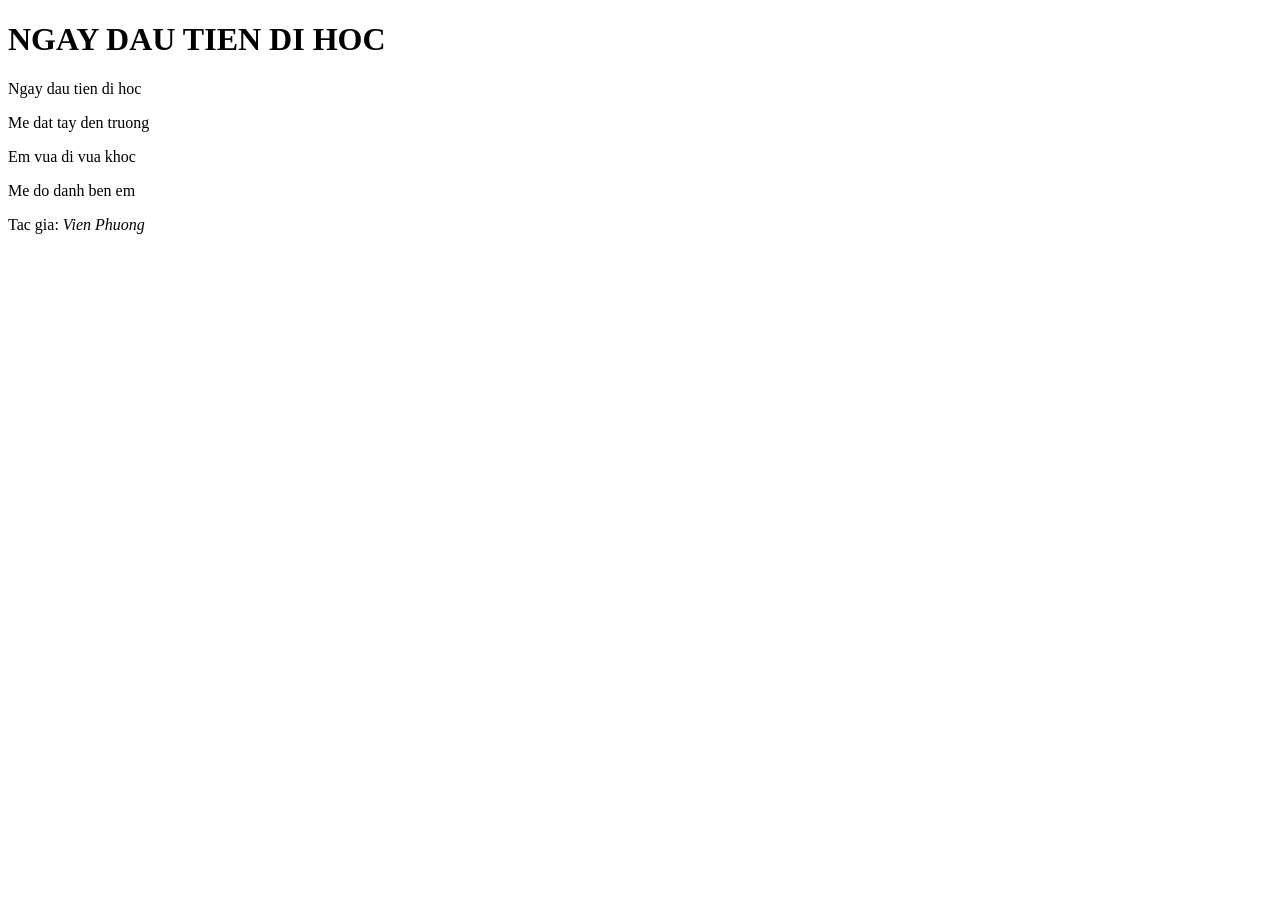
<file: CV/BaiTap5/index.html>
<!DOCTYPE html>

<html>

 

<head>

    <title>Trang web dau tien</title>

</head>

 

<body>

    <h1>NGAY DAU TIEN DI HOC</h1>

    <p>Ngay dau tien di hoc</p>

    <p>Me dat tay den truong</p>

    <p>Em vua di vua khoc</p>

    <p>Me do danh ben em</p>

    <p>Tac gia: <em>Vien Phuong</em></p>

</body>

 

</html>
</file>
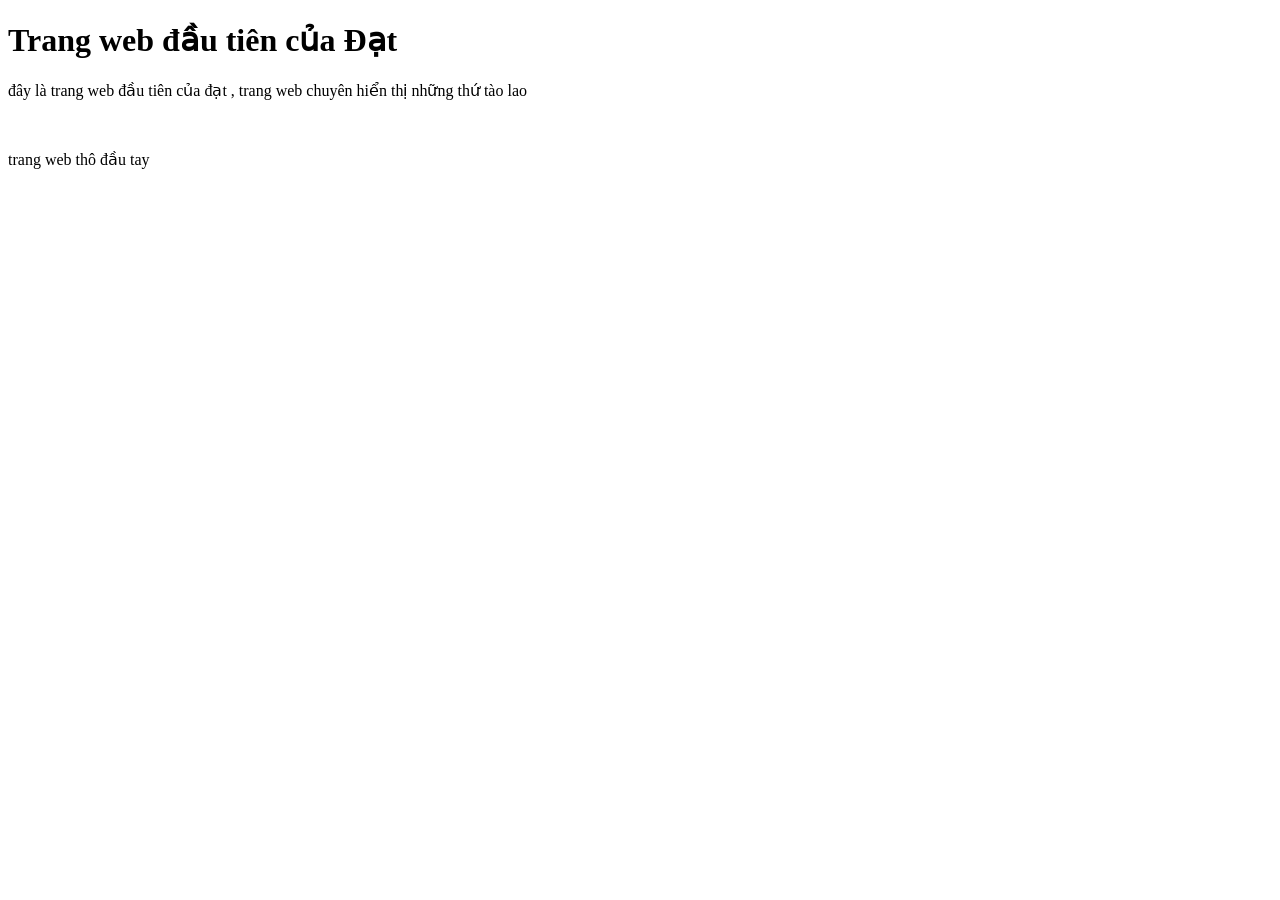
<file: Baitap3/baitap.html>
<!DOCTYPE html>
<html>
    <head>

    </head>
    <body>
        <h1>Trang web đầu tiên của Đạt </h1>
        <p>đây là trang web đầu tiên của đạt , trang web chuyên hiển thị những thứ tào lao </p>
        <br>
        <p>trang web thô đầu tay</p>
    </body>
</html>
</file>
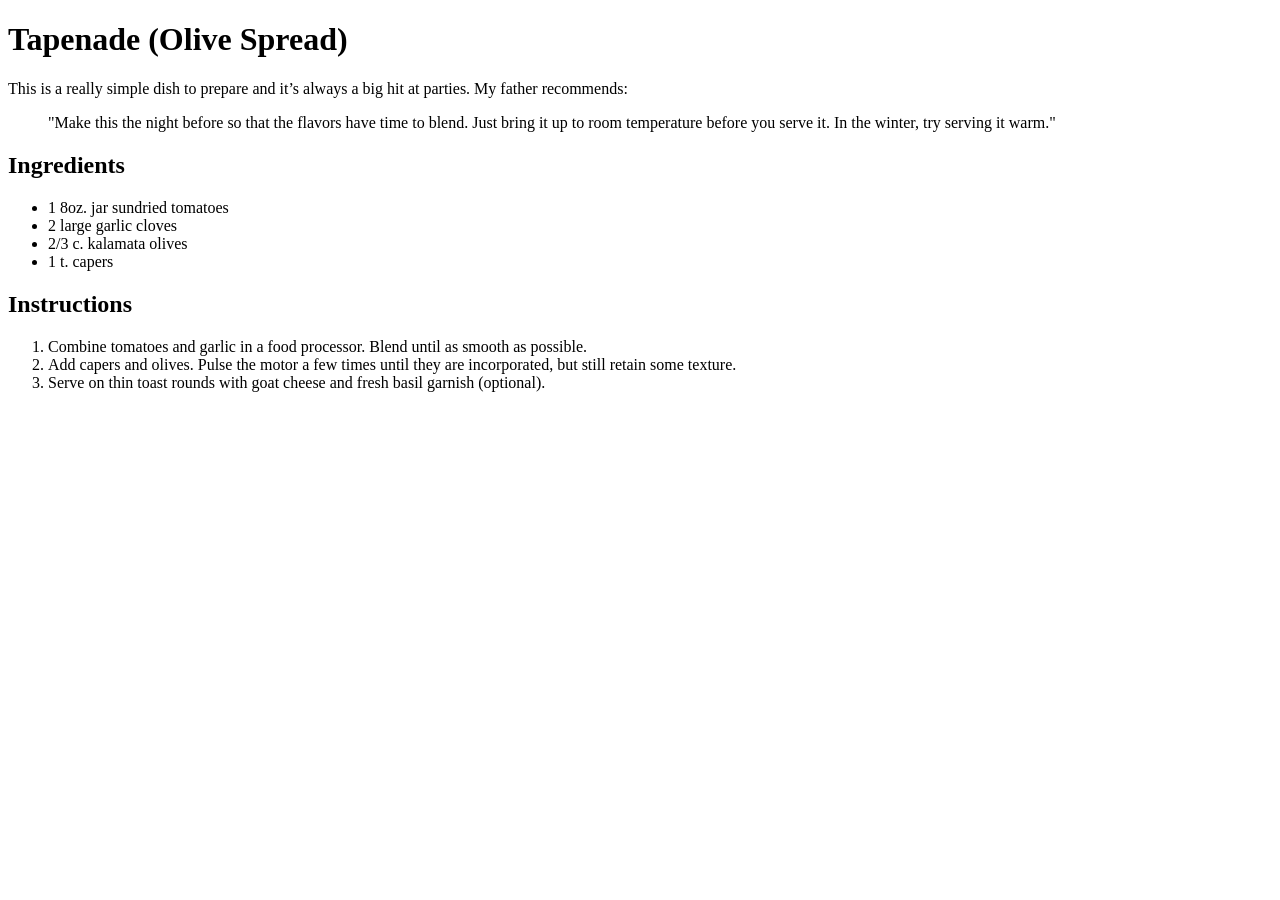
<file: baithuchanh9/bai4.html>
<!DOCTYPE html>
<html>
    <head>

    </head>
    <body>
        <h1>Tapenade (Olive Spread)</h1>

    <p>This is a really simple dish to prepare and it’s always a big hit at parties. My father recommends:</p>

    <blockquote><p>"Make this the night before so that the flavors have time to blend. Just bring it up to room temperature before you serve it. In the winter, try serving it warm."</p></blockquote>

    <h2>Ingredients</h2>

    <ul>

        <li>1 8oz. jar sundried tomatoes</li>

        <li>2 large garlic cloves</li>

        <li>2/3 c. kalamata olives</li>

        <li>1 t. capers</li>

    </ul>

    <h2>Instructions</h2>

    <ol>

        <li>Combine tomatoes and garlic in a food processor. Blend until as smooth as possible.</li>

        <li>Add capers and olives. Pulse the motor a few times until they are incorporated, but still retain some texture.</li>

        <li>Serve on thin toast rounds with goat cheese and fresh basil garnish (optional).</li>

    </ol>
    </body>
</html>
</file>
<file: my CV/css/main.css>
/* Buttons */
/* Inputs */
/* Timeline custom component */
.timeline {
  border-left: 2px solid #E6E9ED;
  padding: 1rem 0; }

.timeline-card {
  position: relative;
  margin-left: 31px;
  border-left: 2px solid;
  margin-bottom: 2rem; }

.timeline-card:last-child {
  margin-bottom: 1rem; }

.timeline-card:before {
  content: '';
  display: inline-block;
  position: absolute;
  background-color: #fff;
  border-radius: 10px;
  width: 12px;
  height: 12px;
  top: 20px;
  left: -41px;
  border: 2px solid;
  z-index: 2; }

.timeline-card:after {
  content: '';
  display: inline-block;
  position: absolute;
  background-color: currentColor;
  width: 29px;
  height: 2px;
  top: 25px;
  left: -29px;
  z-index: 1; }

.timeline-card-primary {
  border-left-color: #4A89DC; }

.timeline-card-primary:before {
  border-color: #4A89DC; }

.timeline-card-primary:after {
  background-color: #4A89DC; }

.timeline-card-success {
  border-left-color: #37BC9B; }

.timeline-card-success:before {
  border-color: #37BC9B; }

.timeline-card-success:after {
  background-color: #37BC9B; }

html {
  scroll-behavior: smooth; }

.site-title {
  font-size: 1.25rem;
  line-height: 2.5rem; }

.nav-link {
  padding: 0;
  font-size: 1.25rem;
  line-height: 2.5rem;
  color: rgba(0, 0, 0, 0.5); }

.nav-link:hover,
.nav-link:focus,
.active .nav-link {
  color: rgba(0, 0, 0, 0.8); }

.nav-item + .nav-item {
  margin-left: 1rem; }

.cover {
  border-radius: 10px; }

.cover-bg {
  background-color: #4A89DC;
  background-image: url("data:image/svg+xml,%3Csvg xmlns='http://www.w3.org/2000/svg' width='100' height='100' viewBox='0 0 100 100'%3E%3Cg fill-rule='evenodd'%3E%3Cg fill='%23ffffff' fill-opacity='0.12'%3E%3Cpath opacity='.5' d='M96 [base64] 0v-9h-9v9h9zm-10 0v-9h-9v9h9zm-10 0v-9h-9v9h9zm-10 0v-9h-9v9h9zm-10 0v-9h-9v9h9zm-10 0v-9h-9v9h9zm-10 0v-9h-9v9h9zm-10 0v-9h-9v9h9zm-9-10h9v-9h-9v9zm10 0h9v-9h-9v9zm10 0h9v-9h-9v9zm10 0h9v-9h-9v9zm10 0h9v-9h-9v9zm10 0h9v-9h-9v9zm10 0h9v-9h-9v9zm10 0h9v-9h-9v9zm9-10v-9h-9v9h9zm-10 0v-9h-9v9h9zm-10 0v-9h-9v9h9zm-10 0v-9h-9v9h9zm-10 0v-9h-9v9h9zm-10 0v-9h-9v9h9zm-10 0v-9h-9v9h9zm-10 0v-9h-9v9h9zm-9-10h9v-9h-9v9zm10 0h9v-9h-9v9zm10 0h9v-9h-9v9zm10 0h9v-9h-9v9zm10 0h9v-9h-9v9zm10 0h9v-9h-9v9zm10 0h9v-9h-9v9zm10 0h9v-9h-9v9zm9-10v-9h-9v9h9zm-10 0v-9h-9v9h9zm-10 0v-9h-9v9h9zm-10 0v-9h-9v9h9zm-10 0v-9h-9v9h9zm-10 0v-9h-9v9h9zm-10 0v-9h-9v9h9zm-10 0v-9h-9v9h9zm-9-10h9v-9h-9v9zm10 0h9v-9h-9v9zm10 0h9v-9h-9v9zm10 0h9v-9h-9v9zm10 0h9v-9h-9v9zm10 0h9v-9h-9v9zm10 0h9v-9h-9v9zm10 0h9v-9h-9v9zm9-10v-9h-9v9h9zm-10 0v-9h-9v9h9zm-10 0v-9h-9v9h9zm-10 0v-9h-9v9h9zm-10 0v-9h-9v9h9zm-10 0v-9h-9v9h9zm-10 0v-9h-9v9h9zm-10 0v-9h-9v9h9zm-9-10h9v-9h-9v9zm10 0h9v-9h-9v9zm10 0h9v-9h-9v9zm10 0h9v-9h-9v9zm10 0h9v-9h-9v9zm10 0h9v-9h-9v9zm10 0h9v-9h-9v9zm10 0h9v-9h-9v9z'/%3E%3Cpath d='M6 5V0H5v5H0v1h5v94h1V6h94V5H6z'/%3E%3C/g%3E%3C/g%3E%3C/svg%3E");
  border-radius: 10px 10px 0 0; }

.avatar {
  max-width: 216px;
  max-height: 216px;
  margin-top: 20px;
  text-align: center;
  margin-left: auto;
  margin-right: auto; }

.avatar img {
  /* Safari 6.0 - 9.0 */
  filter: grayscale(100%); }

footer a:not(.nav-link) {
  color: inherit;
  border-bottom: 1px dashed;
  text-decoration: none;
  cursor: pointer; }

@media (min-width: 48em) {
  .site-title {
    float: left; }
  .site-nav {
    float: right; }
  .avatar {
    margin-bottom: -80px;
    margin-left: 0; } }

@media print {
  body {
    background-color: #fff; }
  .container {
    width: auto;
    max-width: 100%;
    padding: 0; }
  .cover, .cover-bg {
    border-radius: 0; }
  .cover.shadow-lg {
    box-shadow: none !important; }
  .cover-bg {
    padding: 5rem !important;
    padding-bottom: 10px !important; }
  .avatar {
    margin-top: -10px; }
  .about-section {
    padding: 6.5rem 5rem 2rem !important; }
  .skills-section,
  .work-experience-section,
  .education-section,
  .contant-section {
    padding: 1.5rem 5rem 2rem !important; }
  .page-break {
    padding-top: 5rem;
    page-break-before: always; } }
</file>
<file: right-resume_free_1-2-0/css/main.css>
/* Buttons */
/* Inputs */
/* Timeline custom component */
.timeline {
  border-left: 2px solid #E6E9ED;
  padding: 1rem 0; }

.timeline-card {
  position: relative;
  margin-left: 31px;
  border-left: 2px solid;
  margin-bottom: 2rem; }

.timeline-card:last-child {
  margin-bottom: 1rem; }

.timeline-card:before {
  content: '';
  display: inline-block;
  position: absolute;
  background-color: #fff;
  border-radius: 10px;
  width: 12px;
  height: 12px;
  top: 20px;
  left: -41px;
  border: 2px solid;
  z-index: 2; }

.timeline-card:after {
  content: '';
  display: inline-block;
  position: absolute;
  background-color: currentColor;
  width: 29px;
  height: 2px;
  top: 25px;
  left: -29px;
  z-index: 1; }

.timeline-card-primary {
  border-left-color: #4A89DC; }

.timeline-card-primary:before {
  border-color: #4A89DC; }

.timeline-card-primary:after {
  background-color: #4A89DC; }

.timeline-card-success {
  border-left-color: #37BC9B; }

.timeline-card-success:before {
  border-color: #37BC9B; }

.timeline-card-success:after {
  background-color: #37BC9B; }

html {
  scroll-behavior: smooth; }

.site-title {
  font-size: 1.25rem;
  line-height: 2.5rem; }

.nav-link {
  padding: 0;
  font-size: 1.25rem;
  line-height: 2.5rem;
  color: rgba(0, 0, 0, 0.5); }

.nav-link:hover,
.nav-link:focus,
.active .nav-link {
  color: rgba(0, 0, 0, 0.8); }

.nav-item + .nav-item {
  margin-left: 1rem; }

.cover {
  border-radius: 10px; }

.cover-bg {
  background-color: #4A89DC;
  background-image: url("data:image/svg+xml,%3Csvg xmlns='http://www.w3.org/2000/svg' width='100' height='100' viewBox='0 0 100 100'%3E%3Cg fill-rule='evenodd'%3E%3Cg fill='%23ffffff' fill-opacity='0.12'%3E%3Cpath opacity='.5' d='M96 [base64] 0v-9h-9v9h9zm-10 0v-9h-9v9h9zm-10 0v-9h-9v9h9zm-10 0v-9h-9v9h9zm-10 0v-9h-9v9h9zm-10 0v-9h-9v9h9zm-10 0v-9h-9v9h9zm-10 0v-9h-9v9h9zm-9-10h9v-9h-9v9zm10 0h9v-9h-9v9zm10 0h9v-9h-9v9zm10 0h9v-9h-9v9zm10 0h9v-9h-9v9zm10 0h9v-9h-9v9zm10 0h9v-9h-9v9zm10 0h9v-9h-9v9zm9-10v-9h-9v9h9zm-10 0v-9h-9v9h9zm-10 0v-9h-9v9h9zm-10 0v-9h-9v9h9zm-10 0v-9h-9v9h9zm-10 0v-9h-9v9h9zm-10 0v-9h-9v9h9zm-10 0v-9h-9v9h9zm-9-10h9v-9h-9v9zm10 0h9v-9h-9v9zm10 0h9v-9h-9v9zm10 0h9v-9h-9v9zm10 0h9v-9h-9v9zm10 0h9v-9h-9v9zm10 0h9v-9h-9v9zm10 0h9v-9h-9v9zm9-10v-9h-9v9h9zm-10 0v-9h-9v9h9zm-10 0v-9h-9v9h9zm-10 0v-9h-9v9h9zm-10 0v-9h-9v9h9zm-10 0v-9h-9v9h9zm-10 0v-9h-9v9h9zm-10 0v-9h-9v9h9zm-9-10h9v-9h-9v9zm10 0h9v-9h-9v9zm10 0h9v-9h-9v9zm10 0h9v-9h-9v9zm10 0h9v-9h-9v9zm10 0h9v-9h-9v9zm10 0h9v-9h-9v9zm10 0h9v-9h-9v9zm9-10v-9h-9v9h9zm-10 0v-9h-9v9h9zm-10 0v-9h-9v9h9zm-10 0v-9h-9v9h9zm-10 0v-9h-9v9h9zm-10 0v-9h-9v9h9zm-10 0v-9h-9v9h9zm-10 0v-9h-9v9h9zm-9-10h9v-9h-9v9zm10 0h9v-9h-9v9zm10 0h9v-9h-9v9zm10 0h9v-9h-9v9zm10 0h9v-9h-9v9zm10 0h9v-9h-9v9zm10 0h9v-9h-9v9zm10 0h9v-9h-9v9z'/%3E%3Cpath d='M6 5V0H5v5H0v1h5v94h1V6h94V5H6z'/%3E%3C/g%3E%3C/g%3E%3C/svg%3E");
  border-radius: 10px 10px 0 0; }

.avatar {
  max-width: 216px;
  max-height: 216px;
  margin-top: 20px;
  text-align: center;
  margin-left: auto;
  margin-right: auto; }

.avatar img {
  /* Safari 6.0 - 9.0 */
  filter: grayscale(100%); }

footer a:not(.nav-link) {
  color: inherit;
  border-bottom: 1px dashed;
  text-decoration: none;
  cursor: pointer; }

@media (min-width: 48em) {
  .site-title {
    float: left; }
  .site-nav {
    float: right; }
  .avatar {
    margin-bottom: -80px;
    margin-left: 0; } }

@media print {
  body {
    background-color: #fff; }
  .container {
    width: auto;
    max-width: 100%;
    padding: 0; }
  .cover, .cover-bg {
    border-radius: 0; }
  .cover.shadow-lg {
    box-shadow: none !important; }
  .cover-bg {
    padding: 5rem !important;
    padding-bottom: 10px !important; }
  .avatar {
    margin-top: -10px; }
  .about-section {
    padding: 6.5rem 5rem 2rem !important; }
  .skills-section,
  .work-experience-section,
  .education-section,
  .contant-section {
    padding: 1.5rem 5rem 2rem !important; }
  .page-break {
    padding-top: 5rem;
    page-break-before: always; } }
</file>
